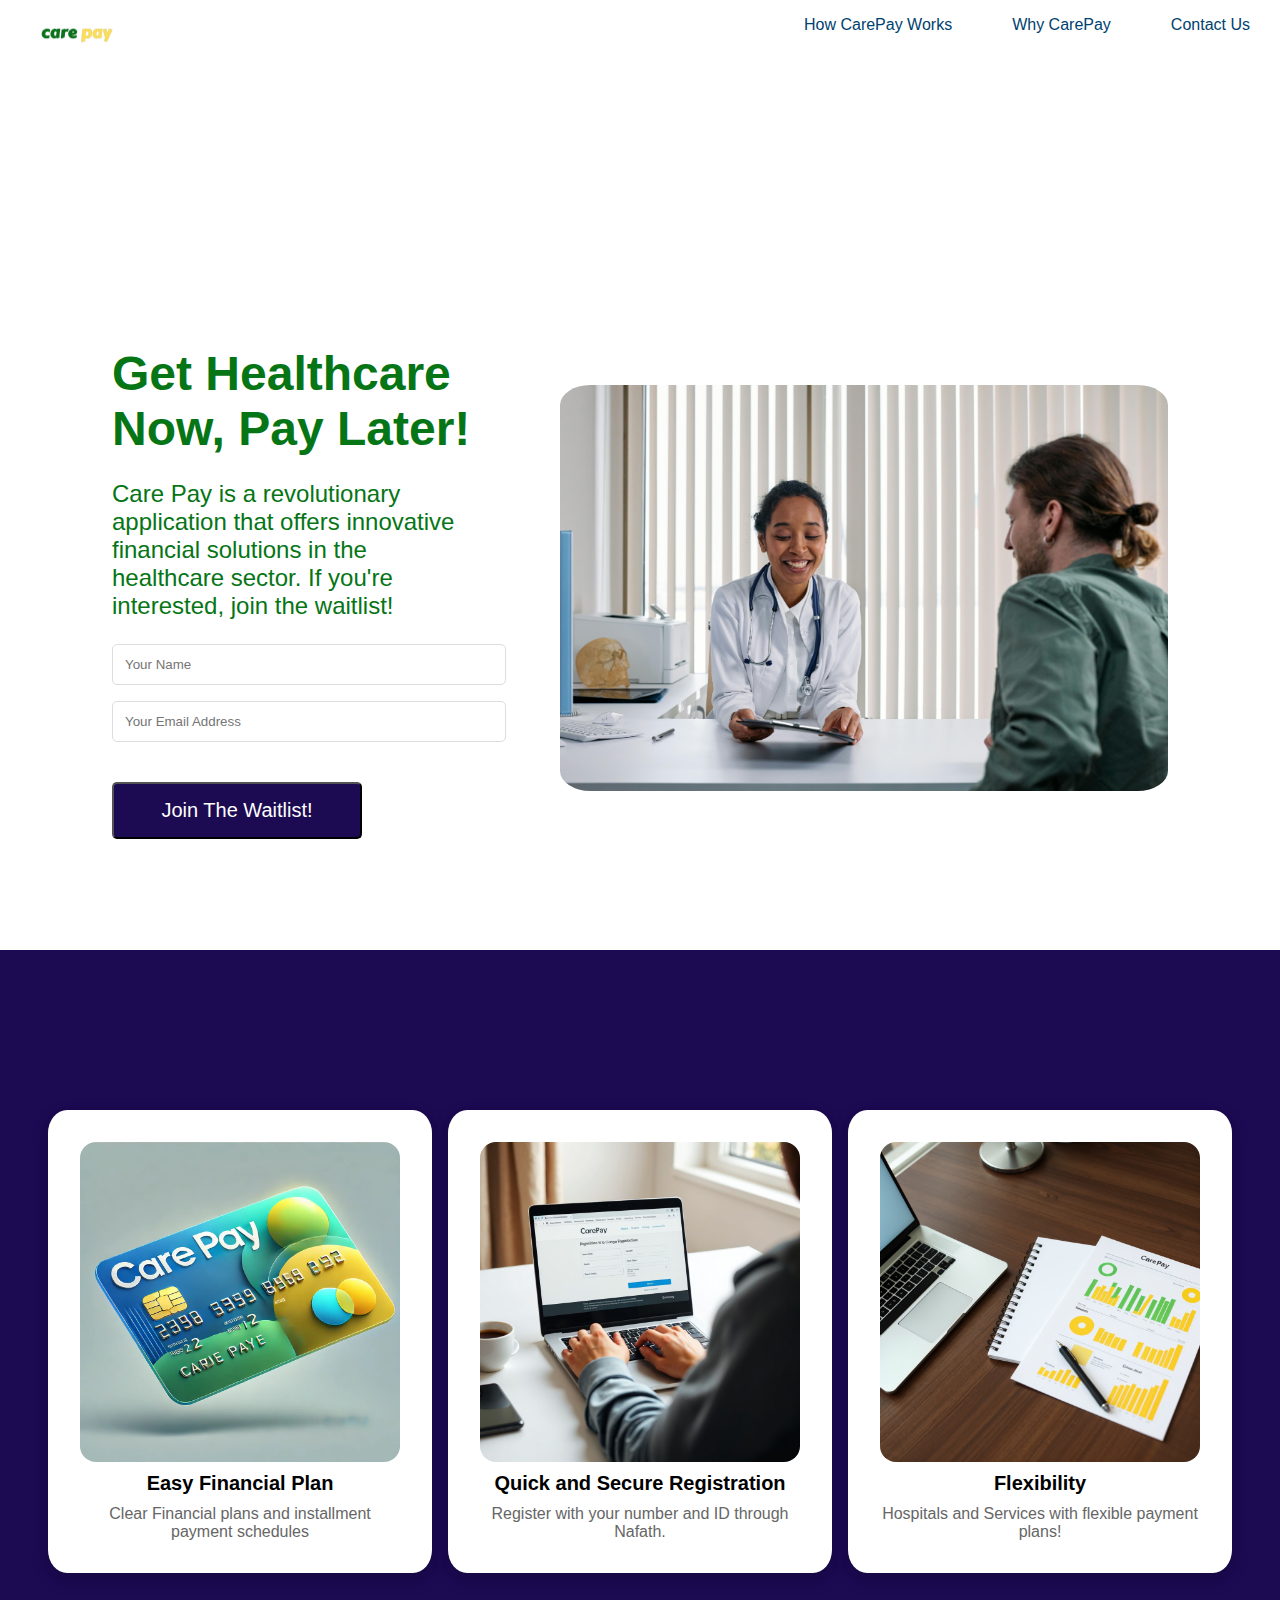
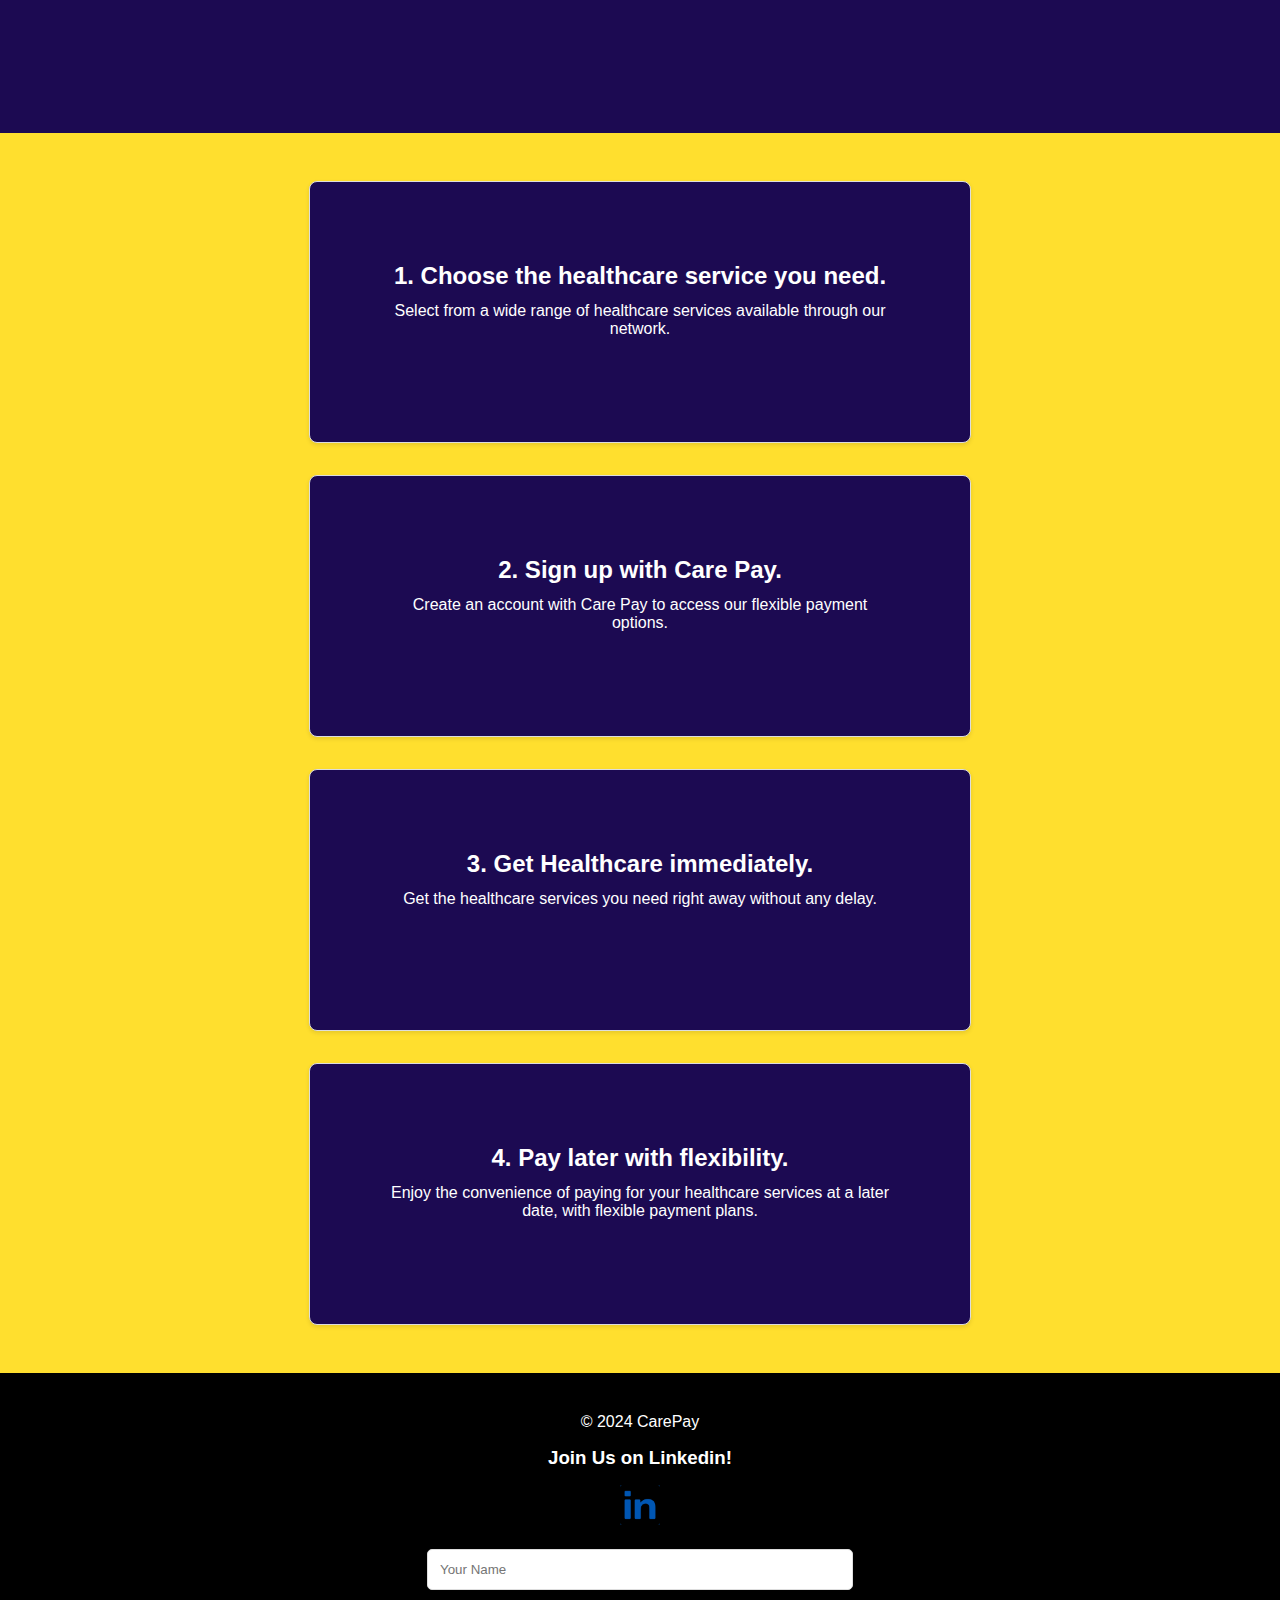
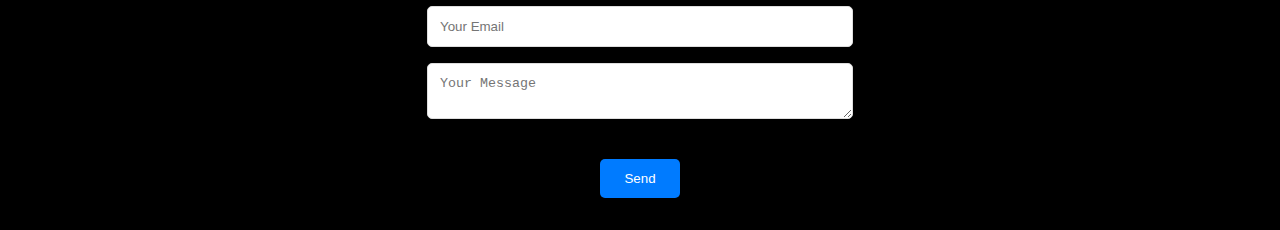
<file: index.html>
<!DOCTYPE html>
<html lang="en">
<head>
    <meta charset="UTF-8">
    <meta name="viewport" content="width=device-width, initial-scale=1.0">
    <title> CarePay </title>
    <link rel="stylesheet" href="style.css">
</head>
<body>
    
    
    <nav>
        <ul class="sidebar">
            <li onclick=hideSidebar()> <a href=""> <svg xmlns="http://www.w3.org/2000/svg" height="24px" viewBox="0 -960 960 960" width="24px" fill="#004270"><path d="m256-200-56-56 224-224-224-224 56-56 224 224 224-224 56 56-224 224 224 224-56 56-224-224-224 224Z"/></svg> </a></li>
            <li> <a href="#howitworks"> How CarePay Works </a></li>
            <li> <a href="#why"> Why CarePay </a></li>
            <li> <a href="#contact"> Contact Us </a></li>
        </ul>
        <ul>
            <li>  <a href=> <img src="carepaylogo.jpeg" class="logo"> </a> </li>
            <li class="hideOnMobile"> <a href="#howitworks"> How CarePay Works </a></li>
            <li class="hideOnMobile"> <a href="#why"> Why CarePay </a></li>
            <li class="hideOnMobile"> <a href="#contact"> Contact Us </a></li>
            <li class="menu-button" onclick=showSidebar()> <a href=""> <svg xmlns="http://www.w3.org/2000/svg" height="24px" viewBox="0 -960 960 960" width="24px" fill="#004270"><path d="M120-240v-80h720v80H120Zm0-200v-80h720v80H120Zm0-200v-80h720v80H120Z"/></svg> </a></li>
        </ul>
    </nav>

    <section class="banner">
        <div class="banner-content">
            <h1>Get Healthcare Now, Pay Later!</h1>
            <p>Care Pay is a revolutionary application that offers innovative financial solutions in the healthcare sector. If you're interested, join the waitlist!</p>
            <form class="contact-formtop" action="https://api.web3forms.com/submit" method="POST">
                <input type="hidden" name="access_key" value="13701978-ee07-4c39-9360-0ae9e47951a5">
                <input type="name" name="name" placeholder="Your Name" required>
                <input type="email" name="email" placeholder="Your Email Address" required>
                <input type="hidden" name="redirect" value="https://carepay.pages.dev/thanks">
                <button type="submit" class="banner-button">Join The Waitlist!</button>
            </form>
        </div>
        <img src="heroimg.jpg" alt="Banner Image" class="banner-img">
    </section>
    

    
    <section class="features" id="why">
        <div class="feature-item">
            <img src="img2feature.jpeg" alt="Feature 1"  class="featureimg">
            <h3>Easy Financial Plan</h3>
            <p> Clear Financial plans and installment payment schedules  </p>
        </div>
        <div class="feature-item1">
            <img src="img1feature.jpeg" alt="Feature 2" class="featureimg1">
            <h3> Quick and Secure Registration</h3>
            <p>Register with your number and ID through Nafath.</p>
        </div>
        <div class="feature-item2">
            <img src="img3feature.png" alt="Feature 3" class="featureimg2">
            <h3>Flexibility</h3>
            <p>Hospitals and Services with flexible payment plans!</p>
        </div>
    </section>

    <section class="how-it-works" id="howitworks">
      
        <div class="steps">
            <div class="step">
                <h2>1. Choose the healthcare service you need.</h2>
                <p>Select from a wide range of healthcare services available through our network.</p>
            </div>
            <div class="step">
                <h2>2. Sign up with Care Pay.</h2>
                <p>Create an account with Care Pay to access our flexible payment options.</p>
            </div>
            <div class="step">
                <h2>3. Get Healthcare immediately.</h2>
                <p>Get the healthcare services you need right away without any delay.</p>
            </div>
            <div class="step">
                <h2>4. Pay later with flexibility.</h2>
                <p>Enjoy the convenience of paying for your healthcare services at a later date, with flexible payment plans.</p>
            </div>
        </div>
    </section>



    <footer class="footer" id="contact">
        <div class="footer-content">
            <p>&copy; 2024 CarePay</p>
            
            <div class="social">
                <h3> Join Us on Linkedin! </h3>
                <a href="https://www.linkedin.com/company/trycare-pay/" target="_blank" class="linkedin">
                    <img src="linkedin.png" class="imagelinkedin">
                 </a>
               
                
            </div>
    
            <form  class="contact-form" action="https://api.web3forms.com/submit" method="POST">

                <input type="hidden" name="access_key" value="13701978-ee07-4c39-9360-0ae9e47951a5">
              
                <input type="text" name="name" placeholder="Your Name" required>
                <input type="email" name="email" placeholder="Your Email" required>
                <input type="hidden" name="redirect" value="https://carepay.pages.dev/inquiry">
                <textarea name="message" placeholder="Your Message" required></textarea>
                <button type="submit">Send</button>
            </form>
        </div>
    </footer>
    

   

  <script src="script.js"></script>
</body>
</html>
</file>
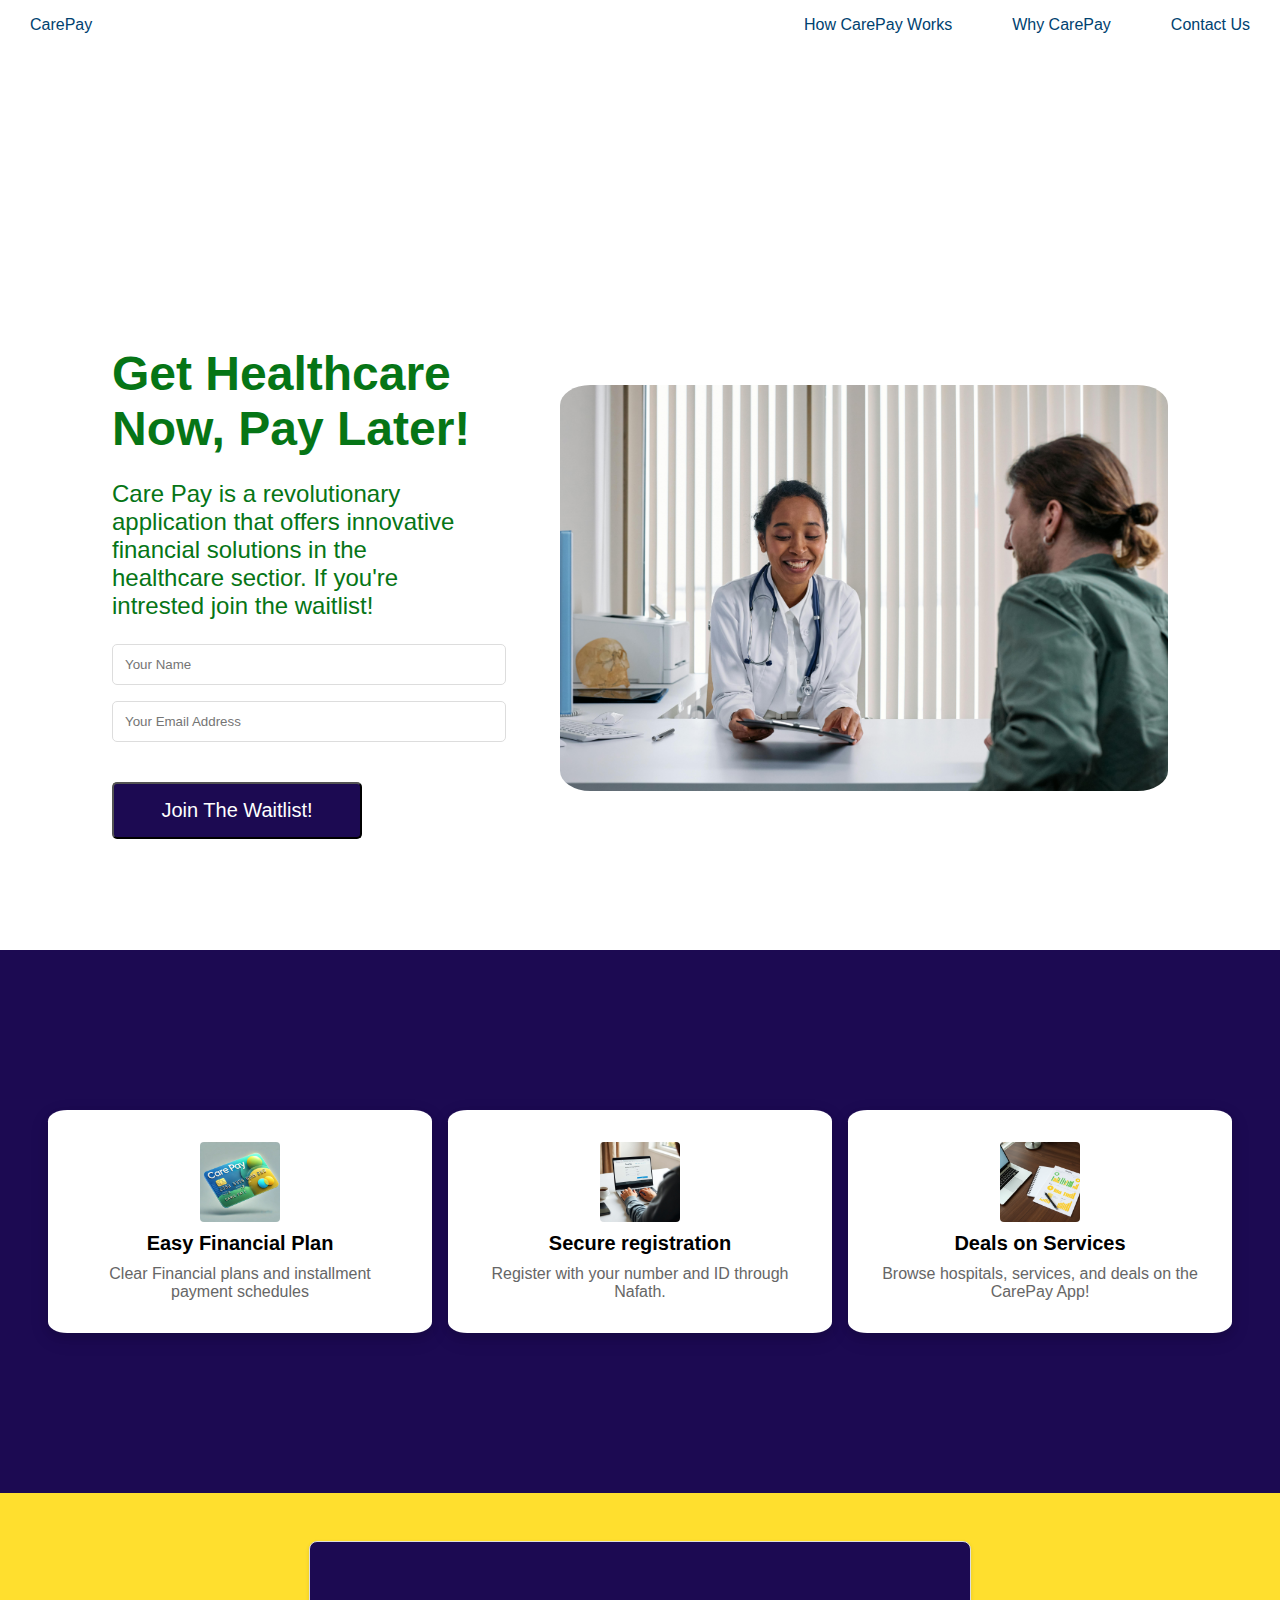
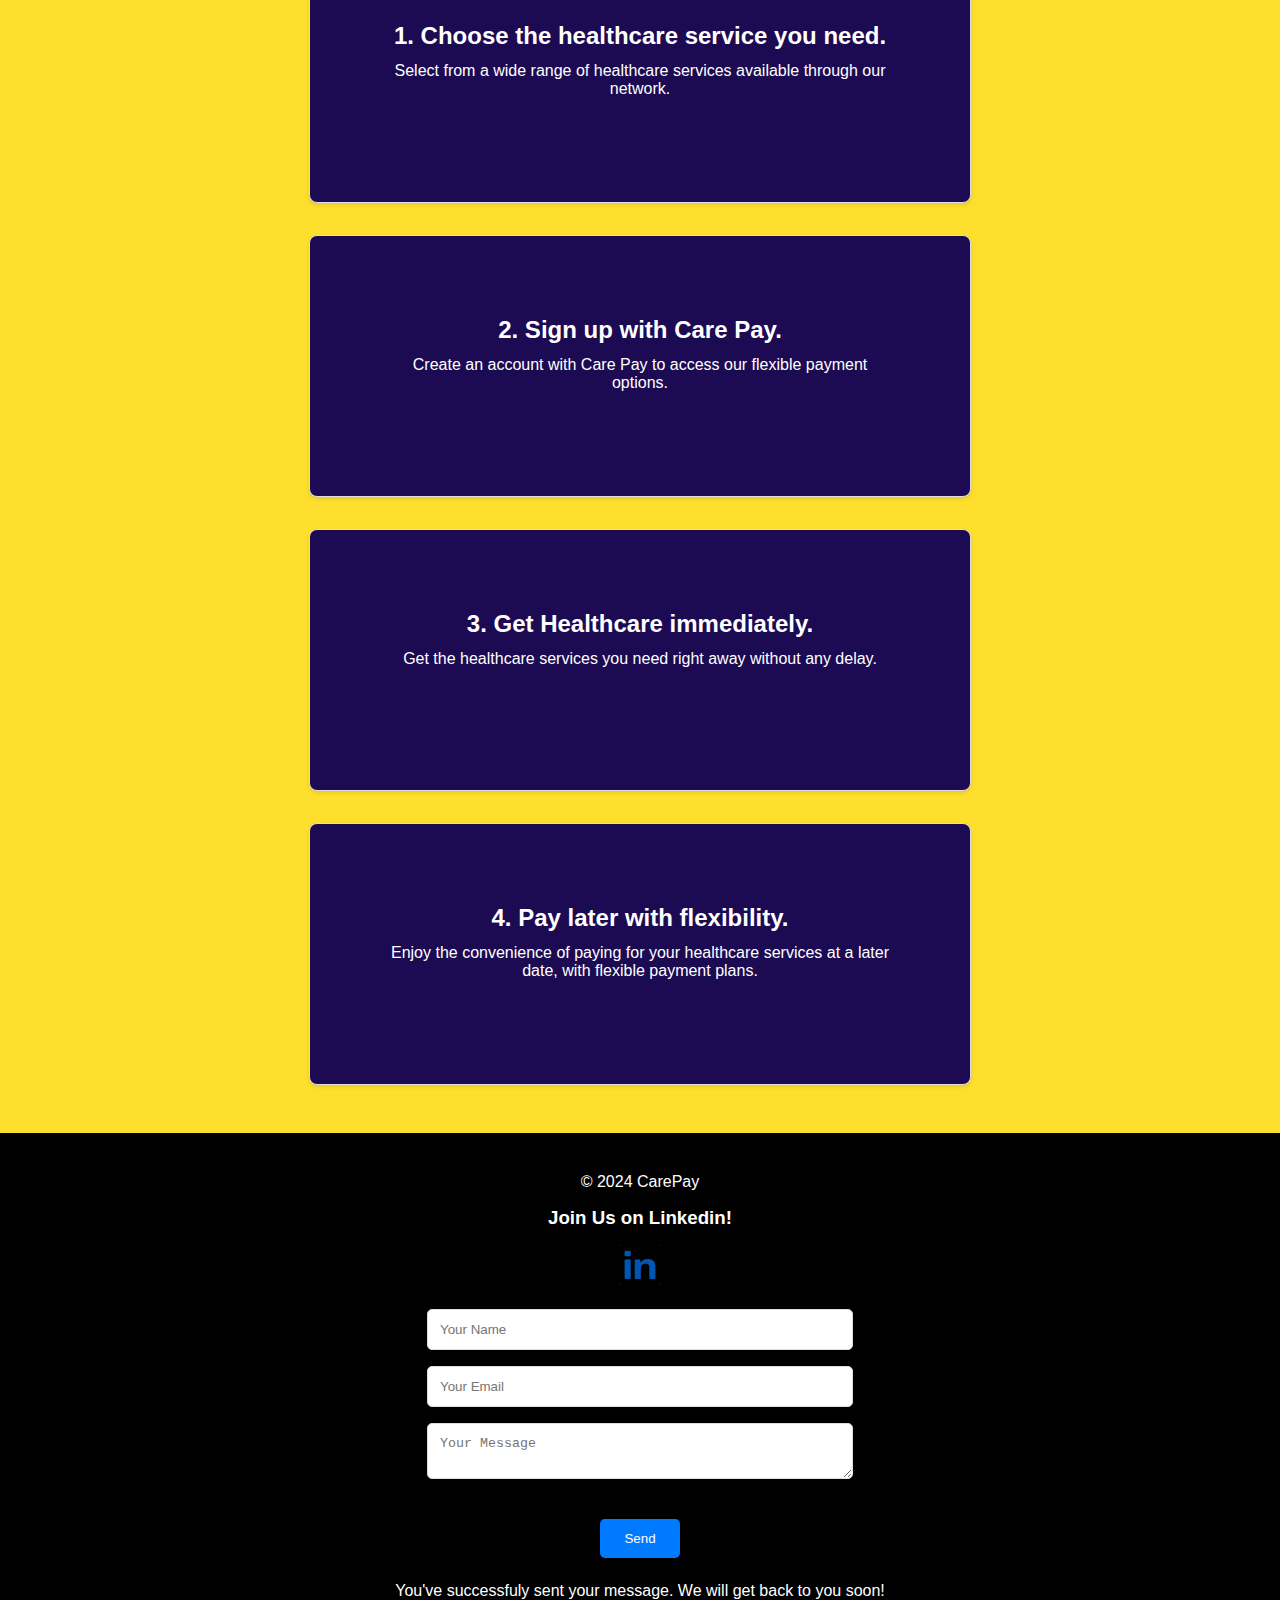
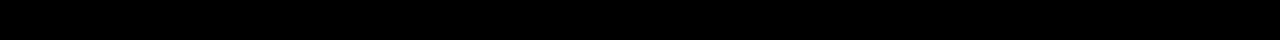
<file: inquiry.html>
<!DOCTYPE html>
<html lang="en">
<head>
    <meta charset="UTF-8">
    <meta name="viewport" content="width=device-width, initial-scale=1.0">
    <title> CarePay </title>
    <link rel="stylesheet" href="style.css">
</head>
<body>
    
    
    <nav>
        <ul class="sidebar">
            <li onclick=hideSidebar()> <a href=""> <svg xmlns="http://www.w3.org/2000/svg" height="24px" viewBox="0 -960 960 960" width="24px" fill="#004270"><path d="m256-200-56-56 224-224-224-224 56-56 224 224 224-224 56 56-224 224 224 224-56 56-224-224-224 224Z"/></svg> </a></li>
            <li> <a href="#howitworks"> How CarePay Works </a></li>
            <li> <a href="#why"> Why CarePay </a></li>
            <li> <a href="#contact"> Contact Us </a></li>
        </ul>
        <ul>
            <li> <a href=""> CarePay</a></li>
            <li class="hideOnMobile"> <a href="#howitworks"> How CarePay Works </a></li>
            <li class="hideOnMobile"> <a href="#why"> Why CarePay </a></li>
            <li class="hideOnMobile"> <a href="#contact"> Contact Us </a></li>
            <li class="menu-button" onclick=showSidebar()> <a href=""> <svg xmlns="http://www.w3.org/2000/svg" height="24px" viewBox="0 -960 960 960" width="24px" fill="#004270"><path d="M120-240v-80h720v80H120Zm0-200v-80h720v80H120Zm0-200v-80h720v80H120Z"/></svg> </a></li>
        </ul>
    </nav>

    <section class="banner">
        
        <div class="banner-content">
           
            <h1>Get Healthcare Now, Pay Later!</h1>
            <p> Care Pay is a revolutionary application that offers innovative financial solutions in the healthcare sectior. If you're intrested join the waitlist! </p>
             
               
            <form class="contact-formtop" action="https://api.web3forms.com/submit" method="POST">

                <input type="hidden" name="access_key" value="13701978-ee07-4c39-9360-0ae9e47951a5">
              
                <input type="name" name="name" placeholder="Your Name" required>
                <input type="email" name="email" placeholder="Your Email Address" required>
                <input type="hidden" name="redirect" value="https://carepay.pages.dev/thanks">
                <button type="submit"class="banner-button"> Join The Waitlist! </button>
            
            </form>
        
        </div>
        <img src="heroimg.jpg" alt="Banner Image" class="banner-img">
    </section>


    
    <section class="features" id="why">
        <div class="feature-item">
            <img src="img2feature.jpeg" alt="Feature 1"  class="featureimg" style="max-width: 5rem;">
            <h3>Easy Financial Plan</h3>
            <p> Clear Financial plans and installment payment schedules  </p>
        </div>
        <div class="feature-item1">
            <img src="img1feature.jpeg" alt="Feature 2" class="featureimg1" style="max-width: 5rem;">
            <h3> Secure registration</h3>
            <p>Register with your number and ID through Nafath.</p>
        </div>
        <div class="feature-item2">
            <img src="img3feature.png" alt="Feature 3" class="featureimg2" style="max-width: 5rem;">
            <h3>Deals on Services</h3>
            <p>Browse hospitals, services, and  deals on the CarePay App!</p>
        </div>
    </section>

    <section class="how-it-works" id="howitworks">
      
        <div class="steps">
            <div class="step">
                <h2>1. Choose the healthcare service you need.</h2>
                <p>Select from a wide range of healthcare services available through our network.</p>
            </div>
            <div class="step">
                <h2>2. Sign up with Care Pay.</h2>
                <p>Create an account with Care Pay to access our flexible payment options.</p>
            </div>
            <div class="step">
                <h2>3. Get Healthcare immediately.</h2>
                <p>Get the healthcare services you need right away without any delay.</p>
            </div>
            <div class="step">
                <h2>4. Pay later with flexibility.</h2>
                <p>Enjoy the convenience of paying for your healthcare services at a later date, with flexible payment plans.</p>
            </div>
        </div>
    </section>



    <footer class="footer" id="contact">
        <div class="footer-content">
            <p>&copy; 2024 CarePay</p>
            
            <div class="social">
                <h3> Join Us on Linkedin! </h3>
                <a href="https://www.linkedin.com/company/trycare-pay/" target="_blank" class="linkedin">
                    <img src="linkedin.png" class="imagelinkedin">
                 </a>
               
                
            </div>
    
         
            <form  class="contact-form" action="https://api.web3forms.com/submit" method="POST">

                <input type="hidden" name="access_key" value="13701978-ee07-4c39-9360-0ae9e47951a5">
              
                <input type="text" name="name" placeholder="Your Name" required>
                <input type="email" name="email" placeholder="Your Email" required>
                <input type="hidden" name="redirect" value="https://carepay.pages.dev/inquiry">
                <textarea name="message" placeholder="Your Message" required></textarea>
                <button type="submit">Send</button>
            </form>
            <p id="confirmationMessage" style=" size: 1rem; display:block; margin-top:1.5rem; color:#ffffff;">You've successfuly sent your message. We will get back to you soon! </p>
        </div>
    </footer>
    

   

  <script src="script.js"></script>
</body>
</html>
</file>
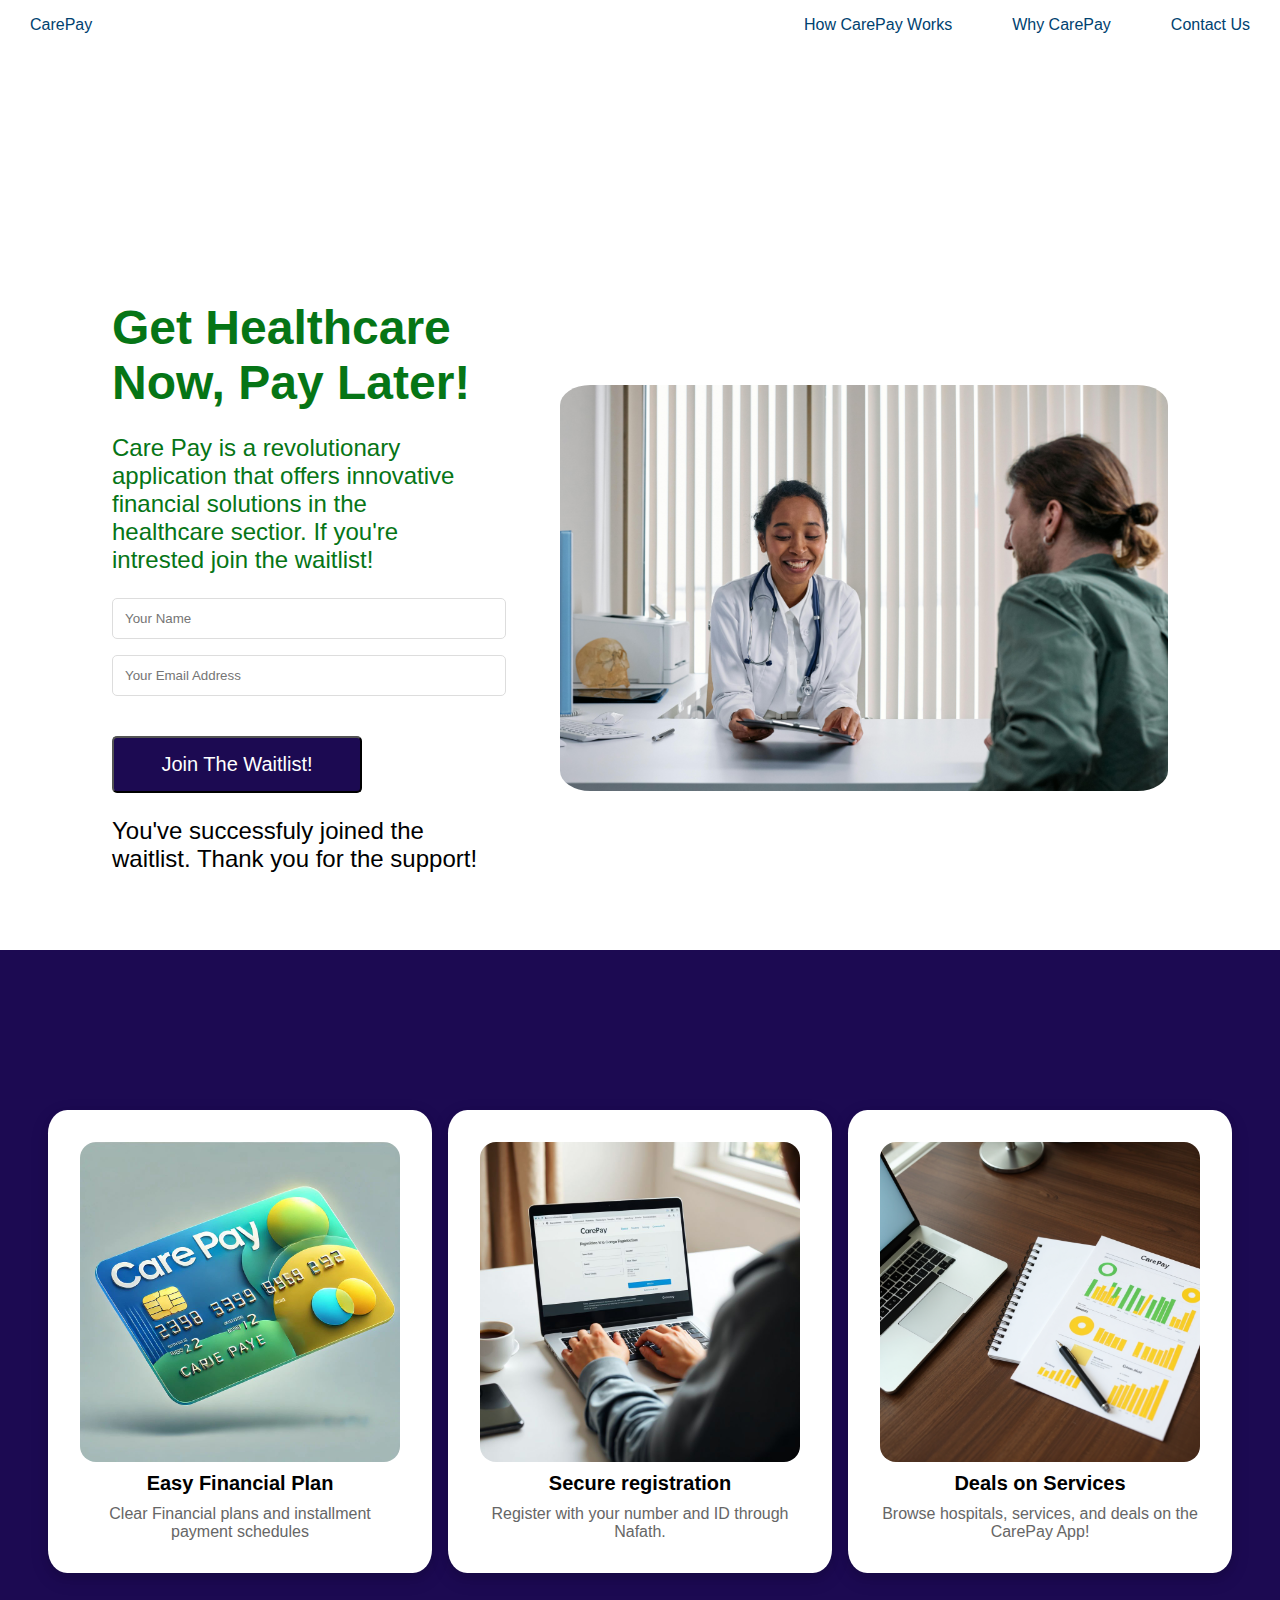
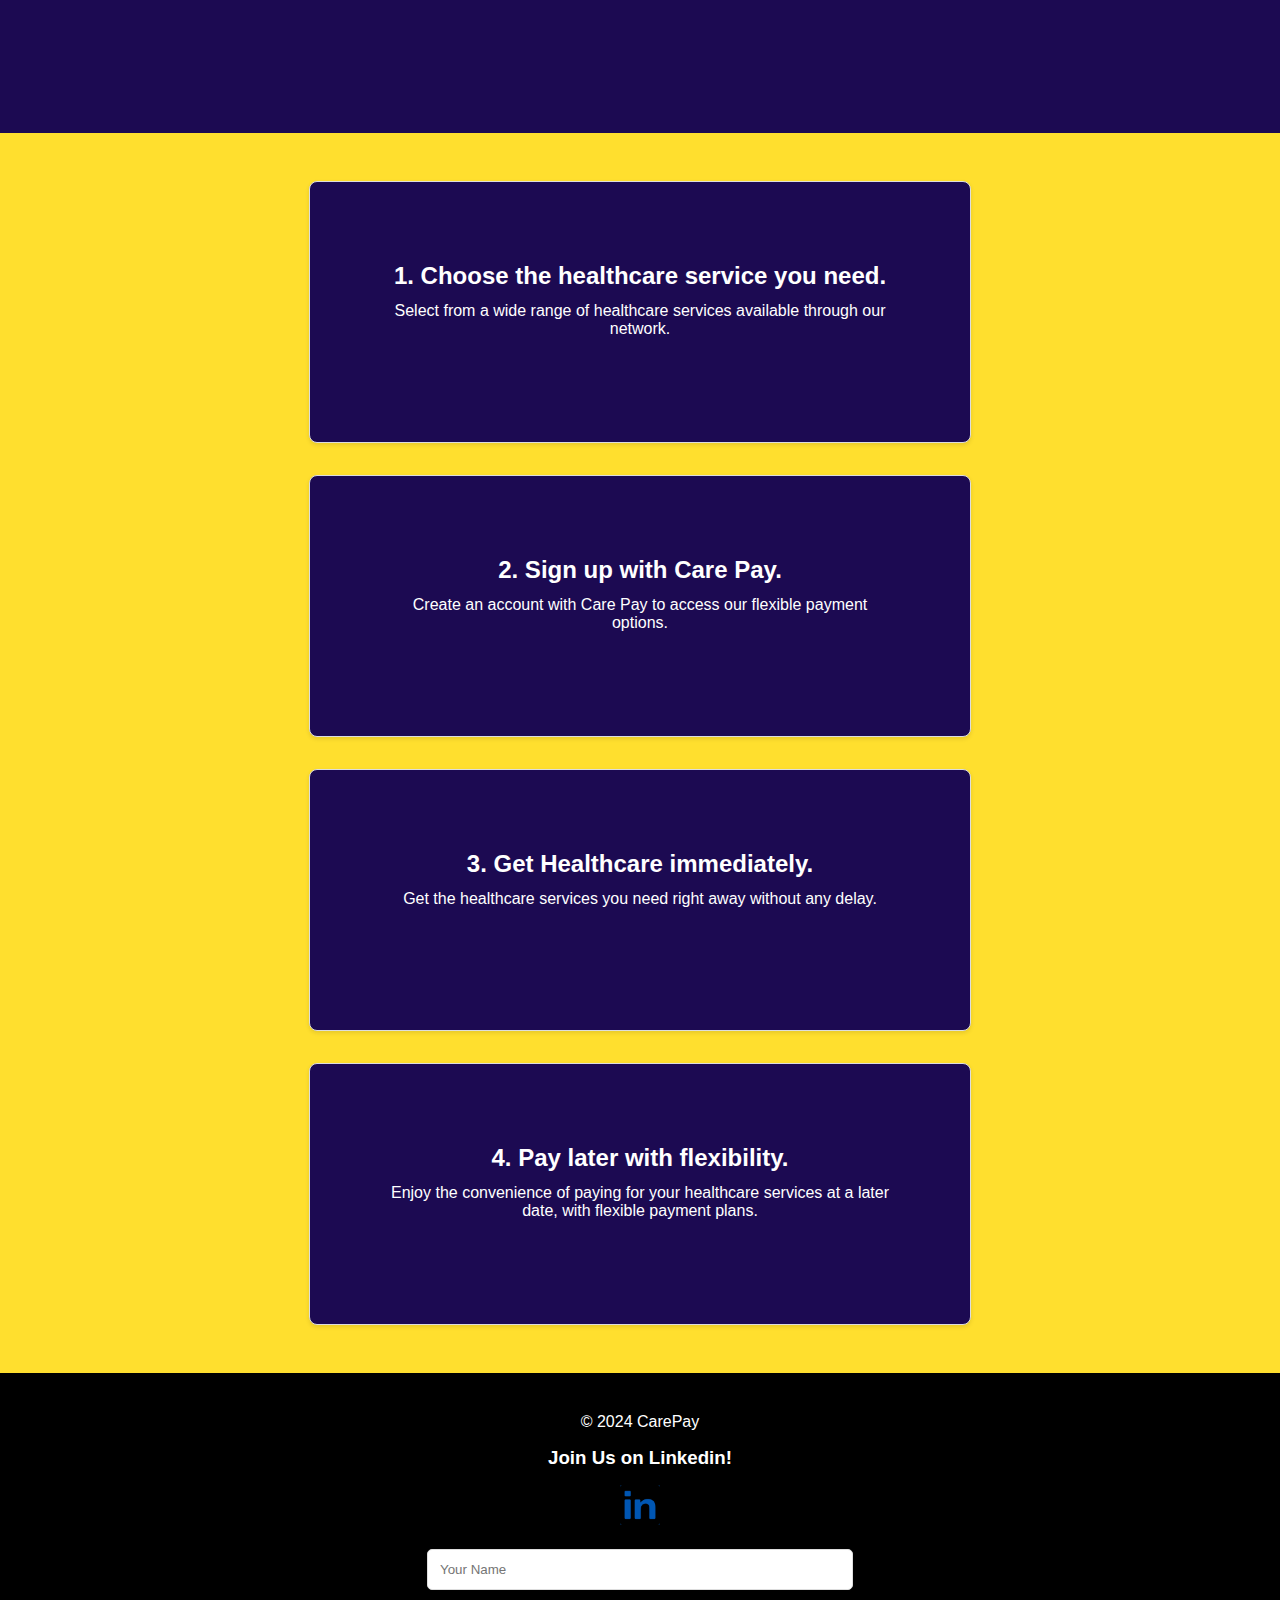
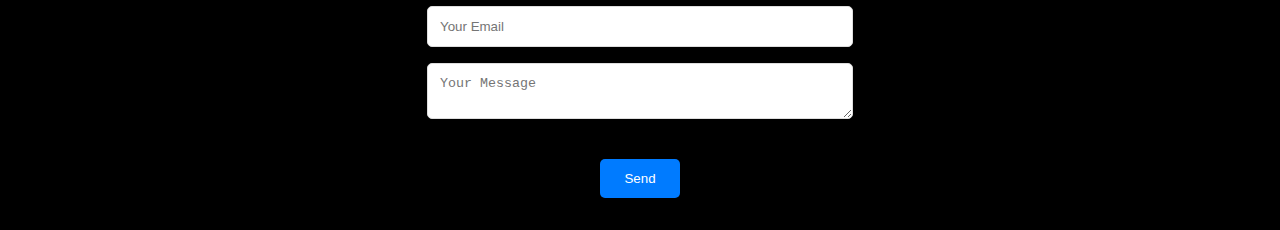
<file: thanks.html>
<!DOCTYPE html>
<html lang="en">
<head>
    <meta charset="UTF-8">
    <meta name="viewport" content="width=device-width, initial-scale=1.0">
    <title> CarePay </title>
    <link rel="stylesheet" href="style.css">
</head>
<body>
    
    
    <nav>
        <ul class="sidebar">
            <li onclick=hideSidebar()> <a href=""> <svg xmlns="http://www.w3.org/2000/svg" height="24px" viewBox="0 -960 960 960" width="24px" fill="#004270"><path d="m256-200-56-56 224-224-224-224 56-56 224 224 224-224 56 56-224 224 224 224-56 56-224-224-224 224Z"/></svg> </a></li>
            <li> <a href="#howitworks"> How CarePay Works </a></li>
            <li> <a href="#why"> Why CarePay </a></li>
            <li> <a href="#contact"> Contact Us </a></li>
        </ul>
        <ul>
            <li> <a href=""> CarePay</a></li>
            <li class="hideOnMobile"> <a href="#howitworks"> How CarePay Works </a></li>
            <li class="hideOnMobile"> <a href="#why"> Why CarePay </a></li>
            <li class="hideOnMobile"> <a href="#contact"> Contact Us </a></li>
            <li class="menu-button" onclick=showSidebar()> <a href=""> <svg xmlns="http://www.w3.org/2000/svg" height="24px" viewBox="0 -960 960 960" width="24px" fill="#004270"><path d="M120-240v-80h720v80H120Zm0-200v-80h720v80H120Zm0-200v-80h720v80H120Z"/></svg> </a></li>
        </ul>
    </nav>

    <section class="banner">
      
        <div class="banner-content">
           
            <h1>Get Healthcare Now, Pay Later!</h1>
            <p> Care Pay is a revolutionary application that offers innovative financial solutions in the healthcare sectior. If you're intrested join the waitlist! </p>
            <form class="contact-formtop" action="https://api.web3forms.com/submit" method="POST">

                <input type="hidden" name="access_key" value="13701978-ee07-4c39-9360-0ae9e47951a5">
              
                <input type="name" name="name" placeholder="Your Name" required>
                <input type="email" name="email" placeholder="Your Email Address" required>
                <input type="hidden" name="redirect" value="https://carepay.pages.dev/thanks">
                <button type="submit"class="banner-button"> Join The Waitlist! </button>
            
            </form>
            <p id="confirmationMessage" style="size: 1rem; display:block; margin-top:1.5rem; color:#000000;">You've successfuly joined the waitlist. Thank you for the support! </p>
        
        </div>

        <img src="heroimg.jpg" alt="Banner Image" class="banner-img">
    </section>


    
    <section class="features" id="why">
        <div class="feature-item">
            <img src="img2feature.jpeg" alt="Feature 1"  class="featureimg">
            <h3>Easy Financial Plan</h3>
            <p> Clear Financial plans and installment payment schedules  </p>
        </div>
        <div class="feature-item1">
            <img src="img1feature.jpeg" alt="Feature 2" class="featureimg1">
            <h3> Secure registration</h3>
            <p>Register with your number and ID through Nafath.</p>
        </div>
        <div class="feature-item2">
            <img src="img3feature.png" alt="Feature 3" class="featureimg2">
            <h3>Deals on Services</h3>
            <p>Browse hospitals, services, and  deals on the CarePay App!</p>
        </div>
    </section>

    <section class="how-it-works" id="howitworks">
      
        <div class="steps">
            <div class="step">
                <h2>1. Choose the healthcare service you need.</h2>
                <p>Select from a wide range of healthcare services available through our network.</p>
            </div>
            <div class="step">
                <h2>2. Sign up with Care Pay.</h2>
                <p>Create an account with Care Pay to access our flexible payment options.</p>
            </div>
            <div class="step">
                <h2>3. Get Healthcare immediately.</h2>
                <p>Get the healthcare services you need right away without any delay.</p>
            </div>
            <div class="step">
                <h2>4. Pay later with flexibility.</h2>
                <p>Enjoy the convenience of paying for your healthcare services at a later date, with flexible payment plans.</p>
            </div>
        </div>
    </section>



    <footer class="footer" id="contact">
        <div class="footer-content">
            <p>&copy; 2024 CarePay</p>
            
            <div class="social">
                <h3> Join Us on Linkedin! </h3>
                <a href="https://www.linkedin.com/company/trycare-pay/" target="_blank" class="linkedin">
                    <img src="linkedin.png" class="imagelinkedin">
                 </a>
               
                
            </div>
    
          
            <form  class="contact-form" action="https://api.web3forms.com/submit" method="POST">

                <input type="hidden" name="access_key" value="13701978-ee07-4c39-9360-0ae9e47951a5">
              
                <input type="text" name="name" placeholder="Your Name" required>
                <input type="email" name="email" placeholder="Your Email" required>
                <input type="hidden" name="redirect" value="https://carepay.pages.dev/inquiry">
                <textarea name="message" placeholder="Your Message" required></textarea>
                <button type="submit">Send</button>
            </form>
        </div>
    </footer>
    

   

  <script src="script.js"></script>
</body>
</html>
</file>
<file: style.css>
*
{
    margin: 0;
    padding: 0;
}


.logo
{
    max-height: 50px;
    max-width: 100px;
    margin-top: 1rem;
}

body
{
    min-height: 100vh;
    background-color: #ffff;
    background-repeat: no-repeat;
    background-size: cover;
    background-position: center;
    font-family: 'Segoe UI', Tahoma, Geneva, Verdana, sans-serif;
}

nav{
    background-color: #ffff;
   
   
}

nav ul
{
    width:100%;
    list-style: none;
    display: flex;
    justify-content: flex-end;
    align-items: center;
}

nav li
{
    height:50px;
}

nav a{
    height:100%;
    padding:0 30px;
    text-decoration: none;
    display:flex;
    align-items: center;
    color: #004270;
}



nav li:first-child
{
    margin-right: auto;
}


.sidebar
{
    position:fixed;
    top:0;
    right:0;
    height:100vh;
    width:250px;
    z-index: 999;
    background-color:#ffff;
    box-shadow: -10px 0 10px rgba(0,0,0,0.1);
    display: none;
    flex-direction: column;
    align-items: flex-start;
    justify-content: flex-start;

}


img
{   
    float:right;
    max-width: 50vw;
    max-height: 50vh;
    margin-top: 11rem;
    margin-right: 5rem;
    border-radius: 5%;
}


.sidebar li
{
    width:100%;
}


.sidebar a{
    width:100%;
}

.menu-button
{
    display:none;
}


.banner {
    
    width:100vw;
    height:100vh;
   
}


.banner-content {
    float: left;
    margin-left: 5rem;
    margin-top: 10rem;
 
}

.banner h1 {
    font-size: 3em;
    margin: 0.5em 0;
    color:#067516;
}

.banner p {
    font-size: 1.5em;
    max-width: 40vw;
    margin: 0.5em 0;
    color:#067516;
}

.banner-button {
    display: inline-block;
    padding: 0.75em 1.5em;
    font-size: 1.25em;
    margin-top: 2rem;
    color: white;
    background-color:#1c0a52;
    text-decoration: none;
    border-radius: 5px;
    transition: background-color 0.3s ease;
    width: 250px;
}

.banner-button:hover {
    background-color: #0056b3;
}


.how-it-works {
    padding: 2em;
    text-align: center;
    background-color: #FFDF2E;
}

.how-it-works h1 {
    font-size: 2.5em;
    margin-bottom: 1em;
    color:#004270
}

.steps {
    display: flex;
    flex-direction: column;
    align-items: center;
}

.step {
    background-color:#1c0a52;
    border: 1px solid #ddd;
    border-radius: 8px;
    padding: 5rem;
    margin: 1em 0;
    width: 500px;
    height:100px;
    box-shadow: 0 2px 4px rgba(0, 0, 0, 0.1);
    color:#ffff;
}

.step h2 {
    font-size: 1.5em;
    margin-bottom: 0.5em;
}

.step p {
    font-size: 1em;
    margin: 0;
}

.services {
    padding: 2em;
    text-align: center;
    background-color: #ffff;
  
}

.services h1 {
    font-size: 2.5em;
    margin-bottom: 1em;
    color: #067516;
}

.service-list {
    display: flex;
    flex-direction: column;
    align-items: center;
}

.service-item {
    background-color: #067516;;
    border: 1px solid #067516;;
    border-radius: 8px;
    padding: 5rem;
    width: 500px;
    height:100px;
    margin: 1em 0;
    box-shadow: 0 2px 4px rgba(0, 0, 0, 0.1);
    text-align: left;
}

.service-item h2 {
    font-size: 1.5em;
    margin-bottom: 0.5em;
    color:white
}

.service-item p {
    font-size: 1em;
    margin: 0;
    color:white;
}

.why-choose-care-pay {
    padding: 2em;
    text-align: center;
    background-color: white;
}

.why-choose-care-pay h1 {
    font-size: 2.5em;
    margin-bottom: 1em;
    color: #004270;
}

.benefits-list {
 
    display: flex;
    flex-direction: column;
    align-items: center;
}

.benefit-item {
    background-color: #004270;
    border: 1px solid #067516;
    color:white;
    border-radius: 8px;
    padding: 5rem;
    width: 500px;
    height:100px;
    margin: 1em 0;
    box-shadow: 0 2px 4px rgba(0, 0, 0, 0.1);
}

.benefit-item h2 {
    font-size: 1.5em;
    margin-bottom: 0.5em;
}

.benefit-item p {
    font-size: 1em;
    margin: 0;
}

.features {
    display: flex;
    text-align: center;
    flex:1;
    justify-content: space-between; /* Distribute items evenly with space between them */
    align-items: center; /* Center items vertically */
    background-color:#1c0a52;
    padding-left: 2rem;
    padding-right: 2rem;
    padding-top: 10rem;
    padding-bottom: 10rem;


}
.features h3 {
    font-size: 20px;
    margin: 10px 0;
    font-weight: bold;
    text-align: center;
 
}

.features p {
    font-size: 16px;
    color: #666;
    text-align: center;
 
}

.feature-item {
    display: flex;
    flex-direction: column;  /* Stack image and text vertically */
    justify-content: center; /* Center vertically */
    align-items: center;     /* Center horizontally */
    text-align: center;
    height: 100%;            /* Ensure the div takes up full height */
    background:#ffffff;
    border-radius: 5%;
    padding:2rem;
    margin-left: 1rem;
    width: 400px;
    box-shadow: 0 4px 8px rgba(0, 0, 0, 0.1), 0 6px 20px rgba(0, 0, 0, 0.1);
}

.feature-item img {
    max-width: 100%;
    height: auto;
    display: block;
    margin: 0 auto; /* Horizontal centering */
}

.feature-item1 {
    display: flex;
    flex-direction: column;  /* Stack image and text vertically */
    justify-content: center; /* Center vertically */
    align-items: center;     /* Center horizontally */
    text-align: center;
    height: 100%;            /* Ensure the div takes up full height */
    background: #ffffff;
    border-radius: 5%;
    padding:2rem;
    width: 400px;
    margin-right: 1rem;
    margin-left: 1rem;
    box-shadow: 0 4px 8px rgba(0, 0, 0, 0.1), 0 6px 20px rgba(0, 0, 0, 0.1);
}


.feature-item1 img {
    max-width: 100%;
    height: auto;
    display: block;
    margin: 0 auto; /* Horizontal centering */
}


.feature-item2 {
    display: flex;
    flex-direction: column;  /* Stack image and text vertically */
    justify-content: center; /* Center vertically */
    align-items: center;     /* Center horizontally */
    text-align: center;
    height: 100%;            /* Ensure the div takes up full height */
    background: #ffffff;
    border-radius: 5%;
    width: 400px;
    padding:2rem;
    margin-right: 1rem;
    box-shadow: 0 4px 8px rgba(0, 0, 0, 0.1), 0 6px 20px rgba(0, 0, 0, 0.1);
}


.feature-item2 img {
    max-width: 100%;
    height: auto;
    display: block;
    margin: 0 auto; /* Horizontal centering */
}

.feature-item:hover {
    transform: translateY(-10px); /* Lift the item slightly on hover */
}

.feature-item1:hover {
    transform: translateY(-10px); /* Lift the item slightly on hover */
}
.feature-item2:hover {
    transform: translateY(-10px); /* Lift the item slightly on hover */
}


.footer {
    background-color: #000000;
    color: white;
    padding: 2rem;
    text-align: center;
}

.footer-content {
    max-width: 600px;
    margin: 0 auto;
}

.footer p {
    margin: 0.5rem 0;
}

.social {
    margin: 1rem 0;
}

.linkedin {
    color: white;
    text-decoration: none;
    display: flex;
    align-items: center;
    justify-content: center;
}

.linkedin i {
    margin-right: 0.5rem;
}

.contact-form {
    display: flex;
    flex-direction: column;
    align-items: center;
    margin-top: 1rem;
}

.contact-form input,
.contact-form textarea {
    width: 100%;
    max-width: 400px;
    padding: 0.75rem;
    margin: 0.5rem 0;
    border-radius: 5px;
    border: 1px solid #ddd;
}


.contact-formtop {
    display: flex;
    flex-direction: column;
    margin-top: 1rem;
}

.contact-formtop input
{
    width: 100%;
    max-width: 400px;
    padding: 0.75rem;
    margin: 0.5rem 0;
    border-radius: 5px;
    border: 1px solid #ddd;
}

.contact-form button {
    margin-top: 2rem;
    padding: 0.75rem 1.5rem;
    color: white;
    background-color: #007BFF;
    border: none;
    border-radius: 5px;
    cursor: pointer;
    transition: background-color 0.3s ease;
}

.contact-form button:hover {
    background-color: #141780;
}

.imagelinkedin
{   max-width: 40px;
    max-height: 40px;
    background-color: #0056b3;
    margin-top: 1rem;
    display: flex;
    justify-content: center;
    align-items: center;
    margin-left: 5rem;
}
@media screen and (max-width: 768px) {
    .features {
        flex-direction: column;
    }

    .feature-item {
        width: 80%;
        margin-bottom: 30px;
    }
}



@media (max-width: 768px) {
    .features {
        flex-direction: column;
    }

    .feature-item {
        margin: 1rem 0;
    }
}



@media(max-width:800px)
{
    .hideOnMobile
    {
        display:none;
    }

    .menu-button
{
    display:block;
}
}

@media(max-width:400px)
{
    .sidebar{
        width:100%;
    }
}

@media (max-width: 768px) {
    .banner-content {
        margin-left: 2rem;
        margin-top: 8rem;
    }

    .banner h1 {
        font-size: 2.5em;
    }

    .banner p {
        font-size: 1.2em;
        max-width: 90%;
    }

    .banner-button {
        font-size: 1em;
        width: 200px;
    }

.banner{
   display: flex;
   justify-content: center;
   align-items: center;
}


    .step, .service-item, .benefit-item {
        padding-top: 3rem;
        padding-bottom: 3rem;
        padding-left: 0;
        padding-right: 0;
        max-width: 360px;
        text-align: center;
        margin: 0 auto; /* Horizontally center the container */
    display: flex;
    flex-direction: column;
    justify-content: center; /* Vertically center the content */
    align-items: center; /* Center the content horizontally */
    height: 100%; /* Ensure the container height expands to its parent */
    margin-bottom: 2rem;
    }

    .step h2, .service-item h2, .benefit-item h2 {
        font-size: 1rem;
        max-width: 300px;
        margin-bottom: 1rem;
        text-align: center;
    }

    .step p, .service-item p, .benefit-item p {
        font-size: 0.9em;
        max-width: 300px;
        text-align: center;
    }

    .feature-item {
      
        margin-left: 0;
        margin-right: 0;
        margin-bottom: 1.5rem;
     
    }
    
   
    
    .feature-item1 {
  
        margin-left: 0;
        margin-right: 0;
        margin-bottom: 1.5rem;
    }
    
    
    
    
    
    .feature-item2 {
       margin-left: 0;
       margin-right: 0;
    }
}





.banner {
    display: flex;
    flex-direction: row;
    align-items: center;
    justify-content: center;
    width: 100vw;
    height: 100vh;
    padding: 2rem;
    box-sizing: border-box;
}

.banner-content {
   
    margin-right: 2rem;
    color: #067516;
    float:left;
   
  
 
}

.banner-img {
   
    margin-left: 3rem;
    max-width: 50%;
    height: auto;
    float:right;
    object-fit: cover;
}

.banner h1 {
    font-size: 3em;
    margin: 0.5em 0;
    color: #067516;
}

.banner p {
    font-size: 1.5em;
    margin: 0.5em 0;
    color: #067516;
}

.banner-button {
    display: inline-block;
    padding: 0.75em 1.5em;
    font-size: 1.25em;
    margin-top: 2rem;
    color: white;
    background-color: #1c0a52;
    text-decoration: none;
    border-radius: 5px;
    transition: background-color 0.3s ease;
    width: 250px;
}

.banner-button:hover {
    background-color: #0056b3;
}

/* Responsive Styles */
@media (max-width: 768px) {
    .banner {
        flex-direction: column;
        text-align: center;
    }

    .banner-content {
        margin: 0;
        max-width: 85%;
        margin-top: 17rem;
    }

    .banner-img {
       
        max-width: 90%;
        margin-left: 0;
        height: auto;
        margin: auto;
        object-fit: cover;
        margin-top: 5rem;
        margin-bottom: 20rem;
       
    }

    .banner h1 {
        font-size: 2rem;
    }

    .banner p {
        font-size: 1rem;
        max-width: 100%;
        text-align: center;
        margin-bottom: 2rem;
        margin-top: 2rem;
    }

    .banner-button {
        font-size: 1rem;
        width: 200px;
        
    }

    .features{
        margin-top: 5rem;
    }

    .logo
{
   
    margin-top: 0.5rem;
}
}
</file>
